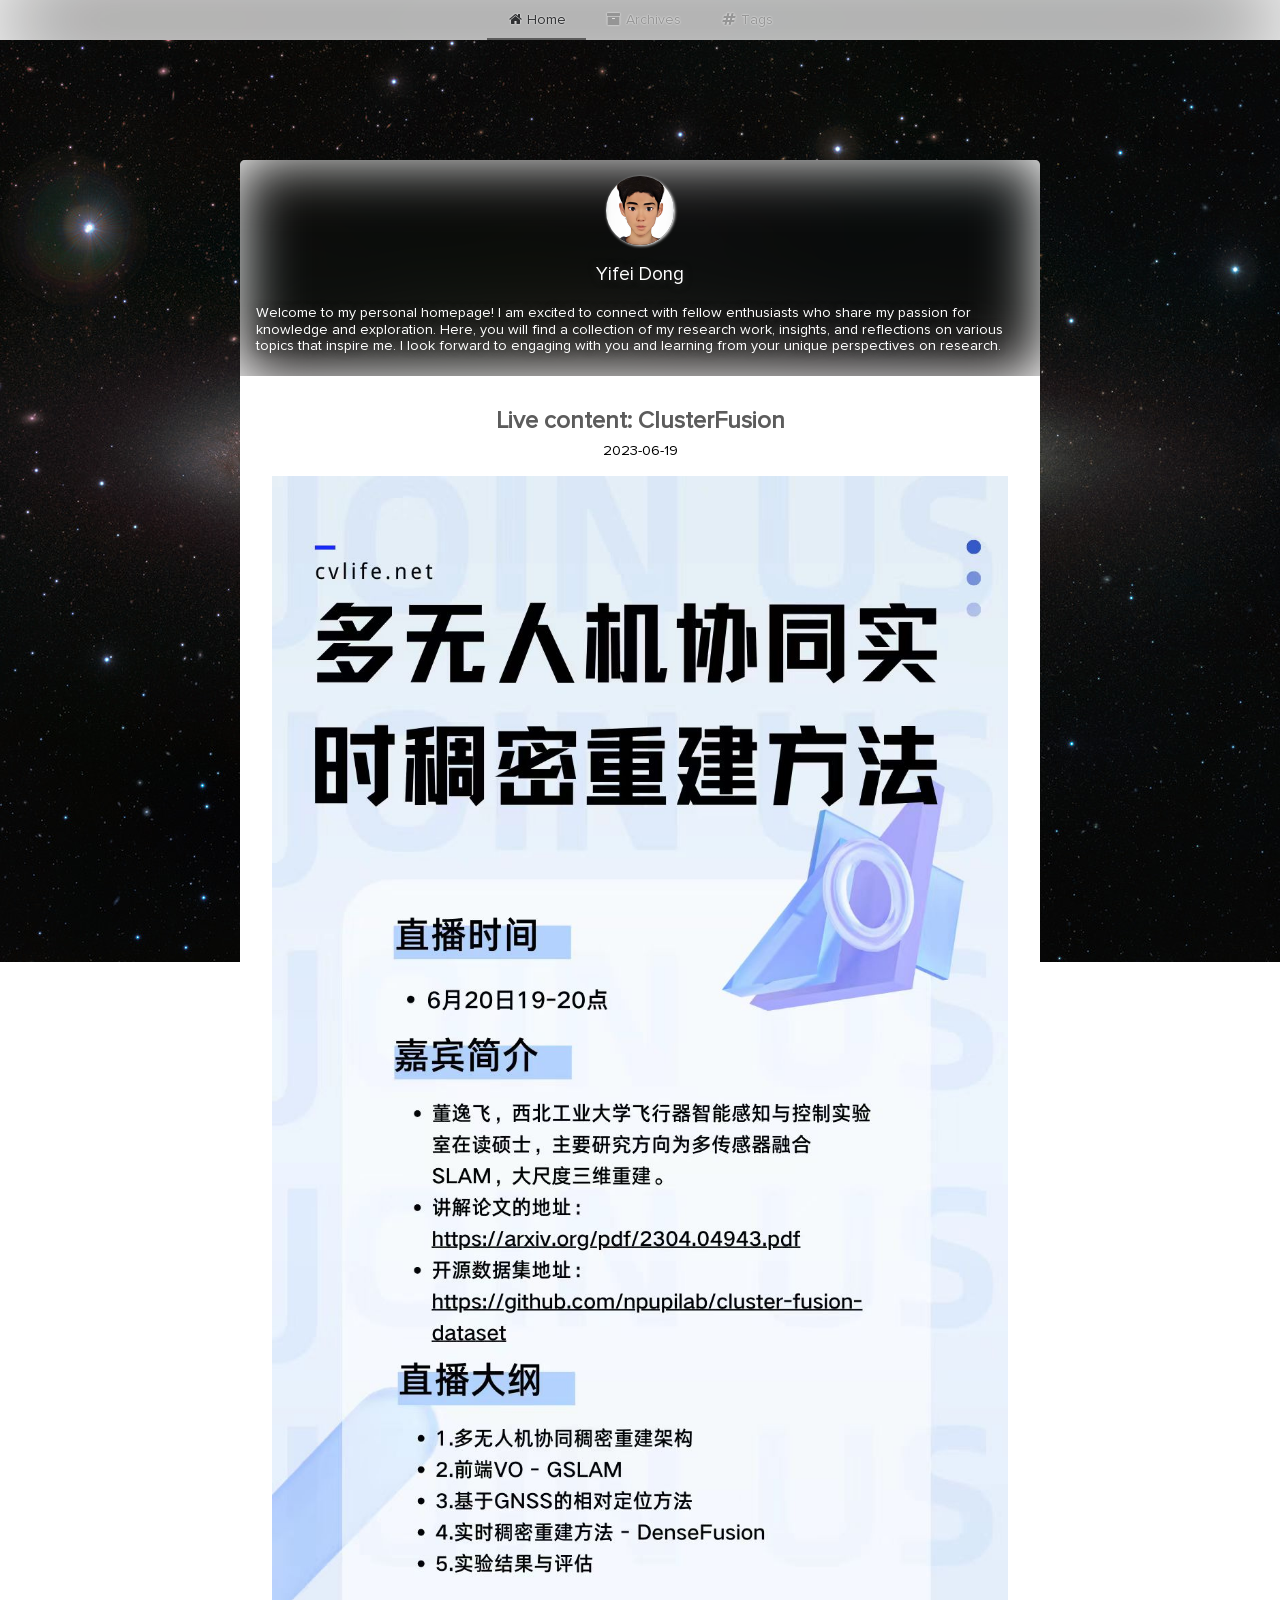
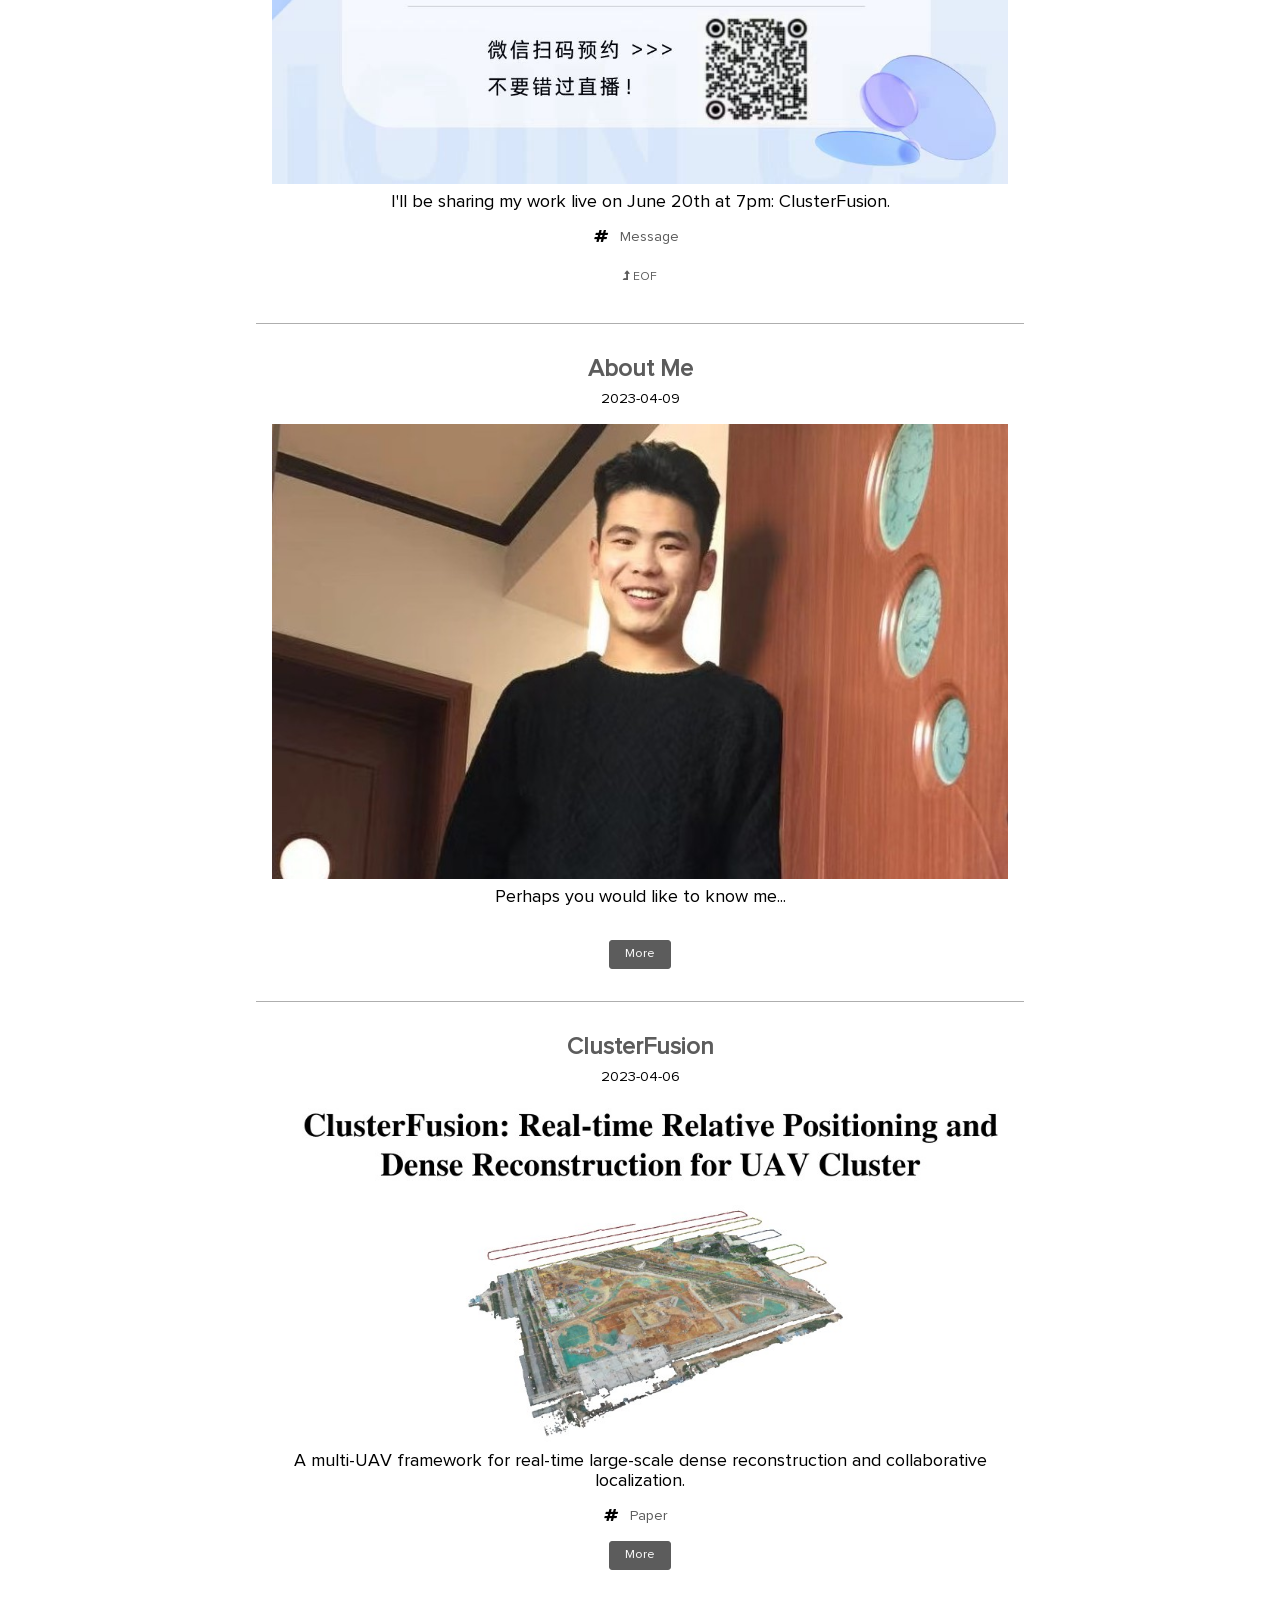
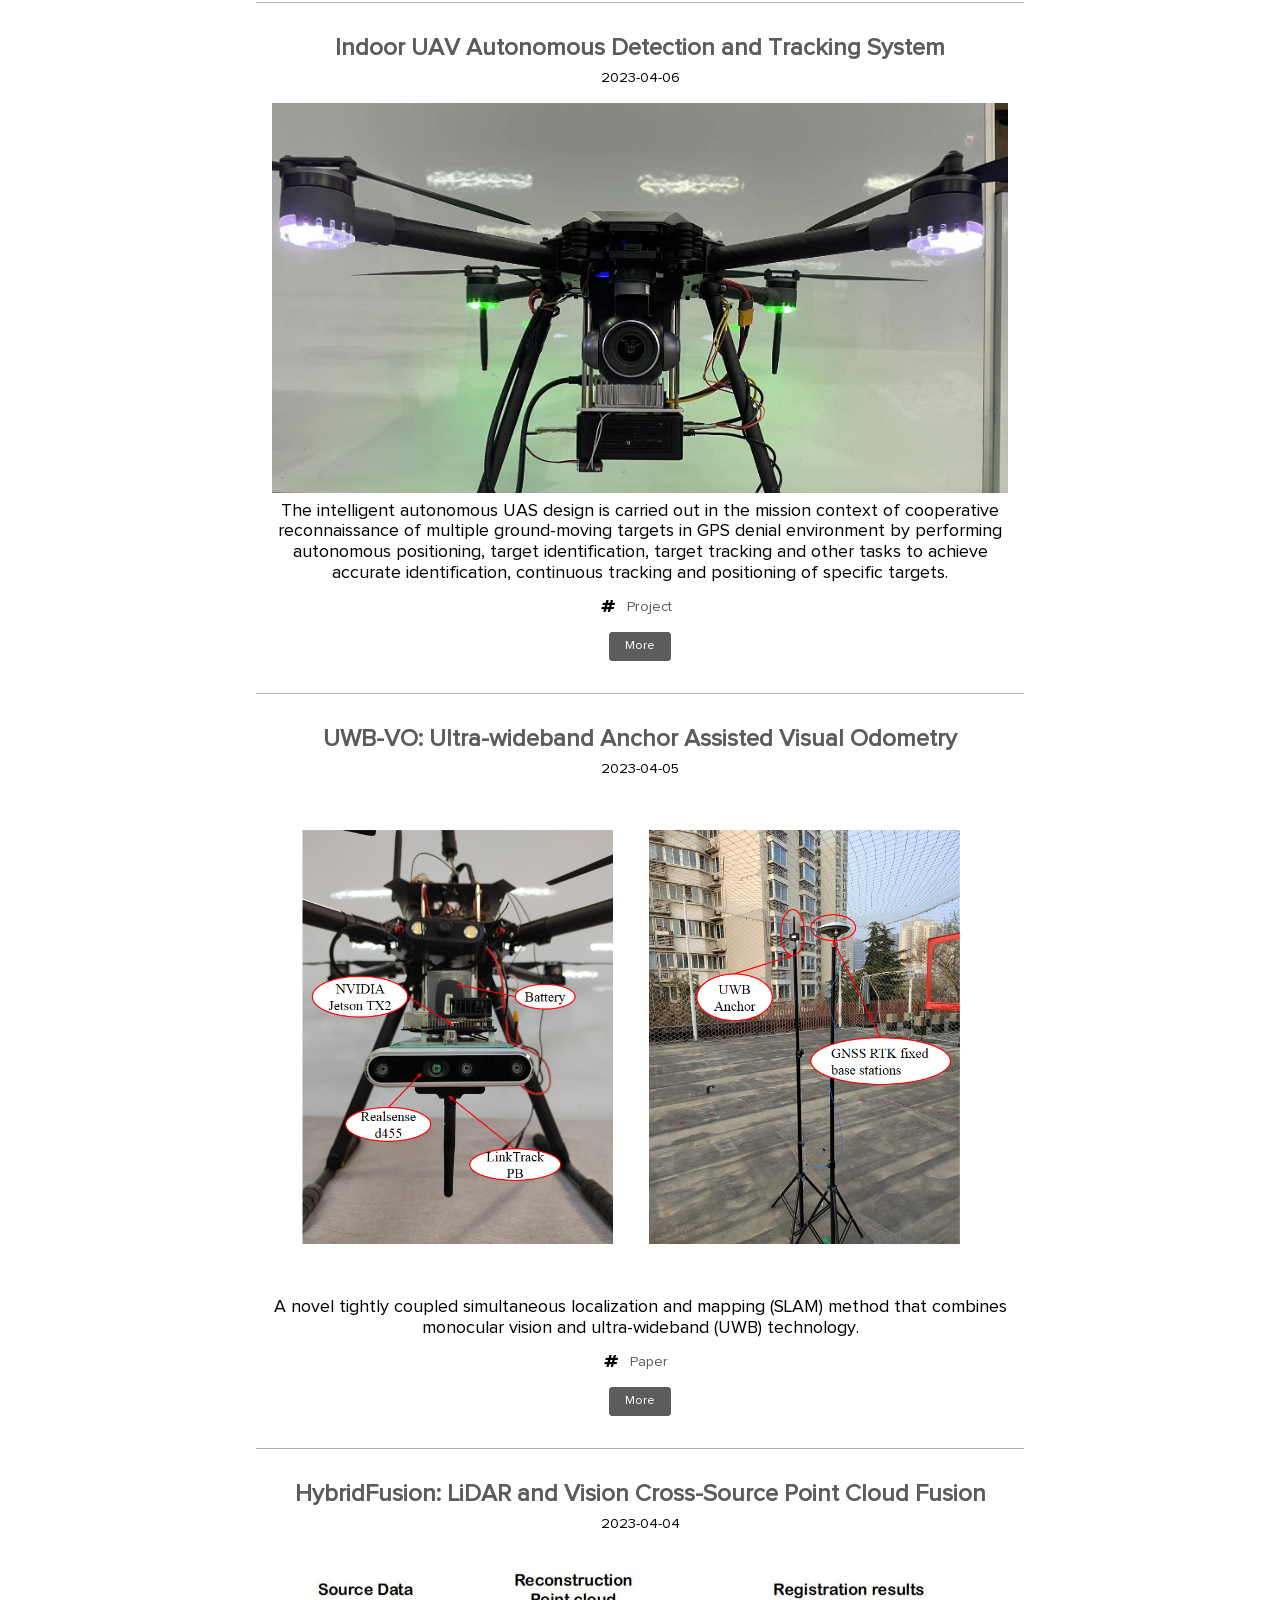
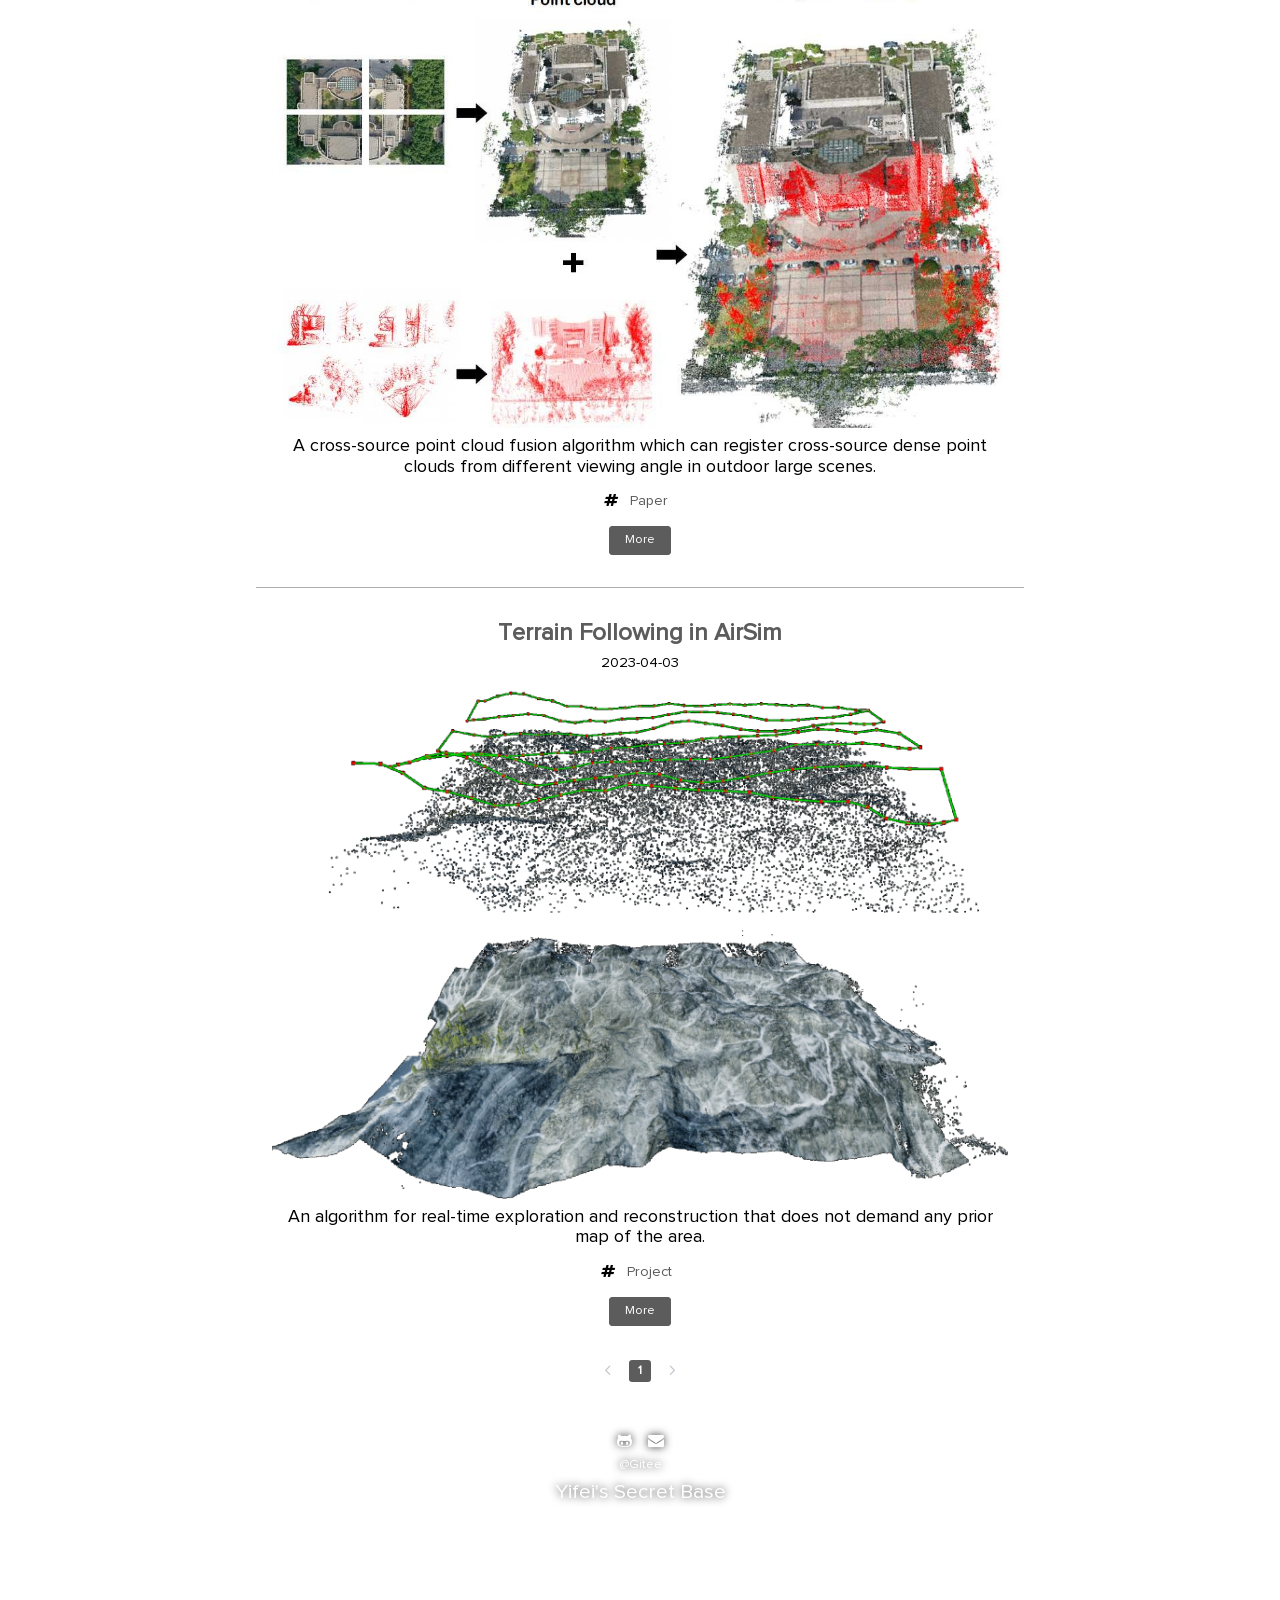
<file: index.html>
<!doctype html><html lang=en><head><meta charset=UTF-8><meta name=viewport content="width=device-width,user-scalable=no,initial-scale=1,maximum-scale=1,minimum-scale=1"><meta http-equiv=X-UA-Compatible content="ie=edge"><link rel="shortcut icon" href=/static/favicon.ico><title>Yifei&#39;s Secret Base</title><link href=/static/css/app.c64eadfc8d3abfc9d85514dba4054813.css rel=stylesheet><meta name="generator" content="Hexo 6.3.0"></head><body><div id=app></div><script type=text/javascript src=/static/js/manifest.992b63bf2abbf3194771.js></script><script type=text/javascript src=/static/js/vendor.e12dc8c9af1f7aa12436.js></script><script type=text/javascript src=/static/js/app.bc036f9167871d39aecf.js></script></body></html>
</file>
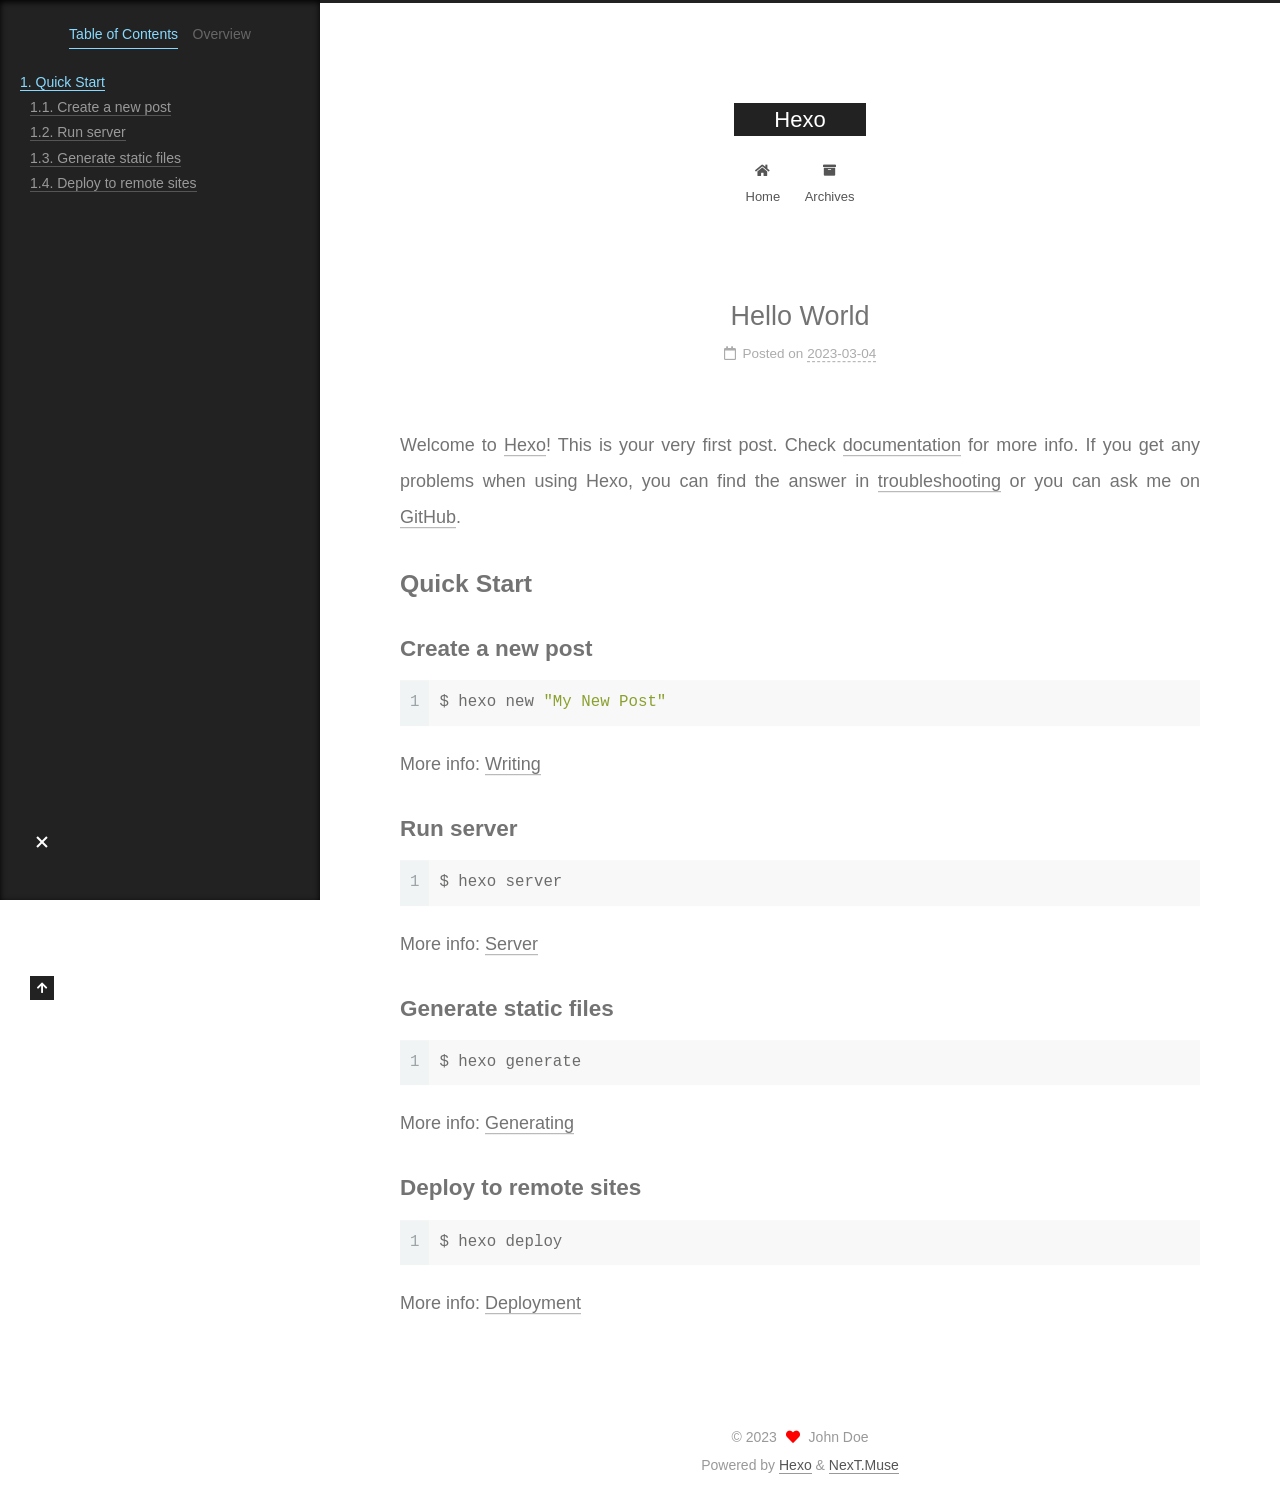
<file: 2023/03/04/hello-world/index.html>
<!DOCTYPE html>
<html lang="en">
<head>
  <meta charset="UTF-8">
<meta name="viewport" content="width=device-width, initial-scale=1, maximum-scale=2">
<meta name="theme-color" content="#222">
<meta name="generator" content="Hexo 6.3.0">
  <link rel="apple-touch-icon" sizes="180x180" href="/images/apple-touch-icon-next.png">
  <link rel="icon" type="image/png" sizes="32x32" href="/images/favicon-32x32-next.png">
  <link rel="icon" type="image/png" sizes="16x16" href="/images/favicon-16x16-next.png">
  <link rel="mask-icon" href="/images/logo.svg" color="#222">

<link rel="stylesheet" href="/css/main.css">


<link rel="stylesheet" href="/lib/font-awesome/css/all.min.css">

<script id="hexo-configurations">
    var NexT = window.NexT || {};
    var CONFIG = {"hostname":"example.com","root":"/","scheme":"Muse","version":"7.8.0","exturl":false,"sidebar":{"position":"left","display":"post","padding":18,"offset":12,"onmobile":false},"copycode":{"enable":false,"show_result":false,"style":null},"back2top":{"enable":true,"sidebar":false,"scrollpercent":false},"bookmark":{"enable":false,"color":"#222","save":"auto"},"fancybox":false,"mediumzoom":false,"lazyload":false,"pangu":false,"comments":{"style":"tabs","active":null,"storage":true,"lazyload":false,"nav":null},"algolia":{"hits":{"per_page":10},"labels":{"input_placeholder":"Search for Posts","hits_empty":"We didn't find any results for the search: ${query}","hits_stats":"${hits} results found in ${time} ms"}},"localsearch":{"enable":false,"trigger":"auto","top_n_per_article":1,"unescape":false,"preload":false},"motion":{"enable":true,"async":false,"transition":{"post_block":"fadeIn","post_header":"slideDownIn","post_body":"slideDownIn","coll_header":"slideLeftIn","sidebar":"slideUpIn"}}};
  </script>

  <meta name="description" content="Welcome to Hexo! This is your very first post. Check documentation for more info. If you get any problems when using Hexo, you can find the answer in troubleshooting or you can ask me on GitHub. Quick">
<meta property="og:type" content="article">
<meta property="og:title" content="Hello World">
<meta property="og:url" content="http://example.com/2023/03/04/hello-world/index.html">
<meta property="og:site_name" content="Hexo">
<meta property="og:description" content="Welcome to Hexo! This is your very first post. Check documentation for more info. If you get any problems when using Hexo, you can find the answer in troubleshooting or you can ask me on GitHub. Quick">
<meta property="og:locale" content="en_US">
<meta property="article:published_time" content="2023-03-04T09:25:11.722Z">
<meta property="article:modified_time" content="2023-03-04T09:25:11.722Z">
<meta property="article:author" content="John Doe">
<meta name="twitter:card" content="summary">

<link rel="canonical" href="http://example.com/2023/03/04/hello-world/">


<script id="page-configurations">
  // https://hexo.io/docs/variables.html
  CONFIG.page = {
    sidebar: "",
    isHome : false,
    isPost : true,
    lang   : 'en'
  };
</script>

  <title>Hello World | Hexo</title>
  






  <noscript>
  <style>
  .use-motion .brand,
  .use-motion .menu-item,
  .sidebar-inner,
  .use-motion .post-block,
  .use-motion .pagination,
  .use-motion .comments,
  .use-motion .post-header,
  .use-motion .post-body,
  .use-motion .collection-header { opacity: initial; }

  .use-motion .site-title,
  .use-motion .site-subtitle {
    opacity: initial;
    top: initial;
  }

  .use-motion .logo-line-before i { left: initial; }
  .use-motion .logo-line-after i { right: initial; }
  </style>
</noscript>

</head>

<body itemscope itemtype="http://schema.org/WebPage">
  <div class="container use-motion">
    <div class="headband"></div>

    <header class="header" itemscope itemtype="http://schema.org/WPHeader">
      <div class="header-inner"><div class="site-brand-container">
  <div class="site-nav-toggle">
    <div class="toggle" aria-label="Toggle navigation bar">
      <span class="toggle-line toggle-line-first"></span>
      <span class="toggle-line toggle-line-middle"></span>
      <span class="toggle-line toggle-line-last"></span>
    </div>
  </div>

  <div class="site-meta">

    <a href="/" class="brand" rel="start">
      <span class="logo-line-before"><i></i></span>
      <h1 class="site-title">Hexo</h1>
      <span class="logo-line-after"><i></i></span>
    </a>
  </div>

  <div class="site-nav-right">
    <div class="toggle popup-trigger">
    </div>
  </div>
</div>




<nav class="site-nav">
  <ul id="menu" class="main-menu menu">
        <li class="menu-item menu-item-home">

    <a href="/" rel="section"><i class="fa fa-home fa-fw"></i>Home</a>

  </li>
        <li class="menu-item menu-item-archives">

    <a href="/archives/" rel="section"><i class="fa fa-archive fa-fw"></i>Archives</a>

  </li>
  </ul>
</nav>




</div>
    </header>

    
  <div class="back-to-top">
    <i class="fa fa-arrow-up"></i>
    <span>0%</span>
  </div>


    <main class="main">
      <div class="main-inner">
        <div class="content-wrap">
          

          <div class="content post posts-expand">
            

    
  
  
  <article itemscope itemtype="http://schema.org/Article" class="post-block" lang="en">
    <link itemprop="mainEntityOfPage" href="http://example.com/2023/03/04/hello-world/">

    <span hidden itemprop="author" itemscope itemtype="http://schema.org/Person">
      <meta itemprop="image" content="/images/avatar.gif">
      <meta itemprop="name" content="John Doe">
      <meta itemprop="description" content="">
    </span>

    <span hidden itemprop="publisher" itemscope itemtype="http://schema.org/Organization">
      <meta itemprop="name" content="Hexo">
    </span>
      <header class="post-header">
        <h1 class="post-title" itemprop="name headline">
          Hello World
        </h1>

        <div class="post-meta">
            <span class="post-meta-item">
              <span class="post-meta-item-icon">
                <i class="far fa-calendar"></i>
              </span>
              <span class="post-meta-item-text">Posted on</span>

              <time title="Created: 2023-03-04 17:25:11" itemprop="dateCreated datePublished" datetime="2023-03-04T17:25:11+08:00">2023-03-04</time>
            </span>

          

        </div>
      </header>

    
    
    
    <div class="post-body" itemprop="articleBody">

      
        <p>Welcome to <a target="_blank" rel="noopener" href="https://hexo.io/">Hexo</a>! This is your very first post. Check <a target="_blank" rel="noopener" href="https://hexo.io/docs/">documentation</a> for more info. If you get any problems when using Hexo, you can find the answer in <a target="_blank" rel="noopener" href="https://hexo.io/docs/troubleshooting.html">troubleshooting</a> or you can ask me on <a target="_blank" rel="noopener" href="https://github.com/hexojs/hexo/issues">GitHub</a>.</p>
<h2 id="Quick-Start"><a href="#Quick-Start" class="headerlink" title="Quick Start"></a>Quick Start</h2><h3 id="Create-a-new-post"><a href="#Create-a-new-post" class="headerlink" title="Create a new post"></a>Create a new post</h3><figure class="highlight bash"><table><tr><td class="gutter"><pre><span class="line">1</span><br></pre></td><td class="code"><pre><span class="line">$ hexo new <span class="string">&quot;My New Post&quot;</span></span><br></pre></td></tr></table></figure>

<p>More info: <a target="_blank" rel="noopener" href="https://hexo.io/docs/writing.html">Writing</a></p>
<h3 id="Run-server"><a href="#Run-server" class="headerlink" title="Run server"></a>Run server</h3><figure class="highlight bash"><table><tr><td class="gutter"><pre><span class="line">1</span><br></pre></td><td class="code"><pre><span class="line">$ hexo server</span><br></pre></td></tr></table></figure>

<p>More info: <a target="_blank" rel="noopener" href="https://hexo.io/docs/server.html">Server</a></p>
<h3 id="Generate-static-files"><a href="#Generate-static-files" class="headerlink" title="Generate static files"></a>Generate static files</h3><figure class="highlight bash"><table><tr><td class="gutter"><pre><span class="line">1</span><br></pre></td><td class="code"><pre><span class="line">$ hexo generate</span><br></pre></td></tr></table></figure>

<p>More info: <a target="_blank" rel="noopener" href="https://hexo.io/docs/generating.html">Generating</a></p>
<h3 id="Deploy-to-remote-sites"><a href="#Deploy-to-remote-sites" class="headerlink" title="Deploy to remote sites"></a>Deploy to remote sites</h3><figure class="highlight bash"><table><tr><td class="gutter"><pre><span class="line">1</span><br></pre></td><td class="code"><pre><span class="line">$ hexo deploy</span><br></pre></td></tr></table></figure>

<p>More info: <a target="_blank" rel="noopener" href="https://hexo.io/docs/one-command-deployment.html">Deployment</a></p>

    </div>

    
    
    

      <footer class="post-footer">

        


        
      </footer>
    
  </article>
  
  
  



          </div>
          

<script>
  window.addEventListener('tabs:register', () => {
    let { activeClass } = CONFIG.comments;
    if (CONFIG.comments.storage) {
      activeClass = localStorage.getItem('comments_active') || activeClass;
    }
    if (activeClass) {
      let activeTab = document.querySelector(`a[href="#comment-${activeClass}"]`);
      if (activeTab) {
        activeTab.click();
      }
    }
  });
  if (CONFIG.comments.storage) {
    window.addEventListener('tabs:click', event => {
      if (!event.target.matches('.tabs-comment .tab-content .tab-pane')) return;
      let commentClass = event.target.classList[1];
      localStorage.setItem('comments_active', commentClass);
    });
  }
</script>

        </div>
          
  
  <div class="toggle sidebar-toggle">
    <span class="toggle-line toggle-line-first"></span>
    <span class="toggle-line toggle-line-middle"></span>
    <span class="toggle-line toggle-line-last"></span>
  </div>

  <aside class="sidebar">
    <div class="sidebar-inner">

      <ul class="sidebar-nav motion-element">
        <li class="sidebar-nav-toc">
          Table of Contents
        </li>
        <li class="sidebar-nav-overview">
          Overview
        </li>
      </ul>

      <!--noindex-->
      <div class="post-toc-wrap sidebar-panel">
          <div class="post-toc motion-element"><ol class="nav"><li class="nav-item nav-level-2"><a class="nav-link" href="#Quick-Start"><span class="nav-number">1.</span> <span class="nav-text">Quick Start</span></a><ol class="nav-child"><li class="nav-item nav-level-3"><a class="nav-link" href="#Create-a-new-post"><span class="nav-number">1.1.</span> <span class="nav-text">Create a new post</span></a></li><li class="nav-item nav-level-3"><a class="nav-link" href="#Run-server"><span class="nav-number">1.2.</span> <span class="nav-text">Run server</span></a></li><li class="nav-item nav-level-3"><a class="nav-link" href="#Generate-static-files"><span class="nav-number">1.3.</span> <span class="nav-text">Generate static files</span></a></li><li class="nav-item nav-level-3"><a class="nav-link" href="#Deploy-to-remote-sites"><span class="nav-number">1.4.</span> <span class="nav-text">Deploy to remote sites</span></a></li></ol></li></ol></div>
      </div>
      <!--/noindex-->

      <div class="site-overview-wrap sidebar-panel">
        <div class="site-author motion-element" itemprop="author" itemscope itemtype="http://schema.org/Person">
  <p class="site-author-name" itemprop="name">John Doe</p>
  <div class="site-description" itemprop="description"></div>
</div>
<div class="site-state-wrap motion-element">
  <nav class="site-state">
      <div class="site-state-item site-state-posts">
          <a href="/archives/">
        
          <span class="site-state-item-count">1</span>
          <span class="site-state-item-name">posts</span>
        </a>
      </div>
  </nav>
</div>



      </div>

    </div>
  </aside>
  <div id="sidebar-dimmer"></div>


      </div>
    </main>

    <footer class="footer">
      <div class="footer-inner">
        

        

<div class="copyright">
  
  &copy; 
  <span itemprop="copyrightYear">2023</span>
  <span class="with-love">
    <i class="fa fa-heart"></i>
  </span>
  <span class="author" itemprop="copyrightHolder">John Doe</span>
</div>
  <div class="powered-by">Powered by <a href="https://hexo.io/" class="theme-link" rel="noopener" target="_blank">Hexo</a> & <a href="https://muse.theme-next.org/" class="theme-link" rel="noopener" target="_blank">NexT.Muse</a>
  </div>

        








      </div>
    </footer>
  </div>

  
  <script src="/lib/anime.min.js"></script>
  <script src="/lib/velocity/velocity.min.js"></script>
  <script src="/lib/velocity/velocity.ui.min.js"></script>

<script src="/js/utils.js"></script>

<script src="/js/motion.js"></script>


<script src="/js/schemes/muse.js"></script>


<script src="/js/next-boot.js"></script>




  















  

  

</body>
</html>
</file>
<file: css/main.css>
:root {
  --body-bg-color: #fff;
  --content-bg-color: #fff;
  --card-bg-color: #f5f5f5;
  --text-color: #555;
  --blockquote-color: #666;
  --link-color: #555;
  --link-hover-color: #222;
  --brand-color: #fff;
  --brand-hover-color: #fff;
  --table-row-odd-bg-color: #f9f9f9;
  --table-row-hover-bg-color: #f5f5f5;
  --menu-item-bg-color: #f5f5f5;
  --btn-default-bg: #222;
  --btn-default-color: #fff;
  --btn-default-border-color: #222;
  --btn-default-hover-bg: #fff;
  --btn-default-hover-color: #222;
  --btn-default-hover-border-color: #222;
}
html {
  line-height: 1.15; /* 1 */
  -webkit-text-size-adjust: 100%; /* 2 */
}
body {
  margin: 0;
}
main {
  display: block;
}
h1 {
  font-size: 2em;
  margin: 0.67em 0;
}
hr {
  box-sizing: content-box; /* 1 */
  height: 0; /* 1 */
  overflow: visible; /* 2 */
}
pre {
  font-family: monospace, monospace; /* 1 */
  font-size: 1em; /* 2 */
}
a {
  background: transparent;
}
abbr[title] {
  border-bottom: none; /* 1 */
  text-decoration: underline; /* 2 */
  text-decoration: underline dotted; /* 2 */
}
b,
strong {
  font-weight: bolder;
}
code,
kbd,
samp {
  font-family: monospace, monospace; /* 1 */
  font-size: 1em; /* 2 */
}
small {
  font-size: 80%;
}
sub,
sup {
  font-size: 75%;
  line-height: 0;
  position: relative;
  vertical-align: baseline;
}
sub {
  bottom: -0.25em;
}
sup {
  top: -0.5em;
}
img {
  border-style: none;
}
button,
input,
optgroup,
select,
textarea {
  font-family: inherit; /* 1 */
  font-size: 100%; /* 1 */
  line-height: 1.15; /* 1 */
  margin: 0; /* 2 */
}
button,
input {
/* 1 */
  overflow: visible;
}
button,
select {
/* 1 */
  text-transform: none;
}
button,
[type='button'],
[type='reset'],
[type='submit'] {
  -webkit-appearance: button;
}
button::-moz-focus-inner,
[type='button']::-moz-focus-inner,
[type='reset']::-moz-focus-inner,
[type='submit']::-moz-focus-inner {
  border-style: none;
  padding: 0;
}
button:-moz-focusring,
[type='button']:-moz-focusring,
[type='reset']:-moz-focusring,
[type='submit']:-moz-focusring {
  outline: 1px dotted ButtonText;
}
fieldset {
  padding: 0.35em 0.75em 0.625em;
}
legend {
  box-sizing: border-box; /* 1 */
  color: inherit; /* 2 */
  display: table; /* 1 */
  max-width: 100%; /* 1 */
  padding: 0; /* 3 */
  white-space: normal; /* 1 */
}
progress {
  vertical-align: baseline;
}
textarea {
  overflow: auto;
}
[type='checkbox'],
[type='radio'] {
  box-sizing: border-box; /* 1 */
  padding: 0; /* 2 */
}
[type='number']::-webkit-inner-spin-button,
[type='number']::-webkit-outer-spin-button {
  height: auto;
}
[type='search'] {
  outline-offset: -2px; /* 2 */
  -webkit-appearance: textfield; /* 1 */
}
[type='search']::-webkit-search-decoration {
  -webkit-appearance: none;
}
::-webkit-file-upload-button {
  font: inherit; /* 2 */
  -webkit-appearance: button; /* 1 */
}
details {
  display: block;
}
summary {
  display: list-item;
}
template {
  display: none;
}
[hidden] {
  display: none;
}
::selection {
  background: #262a30;
  color: #eee;
}
html,
body {
  height: 100%;
}
body {
  background: var(--body-bg-color);
  color: var(--text-color);
  font-family: 'Lato', "PingFang SC", "Microsoft YaHei", sans-serif;
  font-size: 1em;
  line-height: 2;
}
@media (max-width: 991px) {
  body {
    padding-left: 0 !important;
    padding-right: 0 !important;
  }
}
h1,
h2,
h3,
h4,
h5,
h6 {
  font-family: 'Lato', "PingFang SC", "Microsoft YaHei", sans-serif;
  font-weight: bold;
  line-height: 1.5;
  margin: 20px 0 15px;
}
h1 {
  font-size: 1.5em;
}
h2 {
  font-size: 1.375em;
}
h3 {
  font-size: 1.25em;
}
h4 {
  font-size: 1.125em;
}
h5 {
  font-size: 1em;
}
h6 {
  font-size: 0.875em;
}
p {
  margin: 0 0 20px 0;
}
a,
span.exturl {
  border-bottom: 1px solid #999;
  color: var(--link-color);
  outline: 0;
  text-decoration: none;
  overflow-wrap: break-word;
  word-wrap: break-word;
  cursor: pointer;
}
a:hover,
span.exturl:hover {
  border-bottom-color: var(--link-hover-color);
  color: var(--link-hover-color);
}
iframe,
img,
video {
  display: block;
  margin-left: auto;
  margin-right: auto;
  max-width: 100%;
}
hr {
  background-image: repeating-linear-gradient(-45deg, #ddd, #ddd 4px, transparent 4px, transparent 8px);
  border: 0;
  height: 3px;
  margin: 40px 0;
}
blockquote {
  border-left: 4px solid #ddd;
  color: var(--blockquote-color);
  margin: 0;
  padding: 0 15px;
}
blockquote cite::before {
  content: '-';
  padding: 0 5px;
}
dt {
  font-weight: bold;
}
dd {
  margin: 0;
  padding: 0;
}
kbd {
  background-color: #f5f5f5;
  background-image: linear-gradient(#eee, #fff, #eee);
  border: 1px solid #ccc;
  border-radius: 0.2em;
  box-shadow: 0.1em 0.1em 0.2em rgba(0,0,0,0.1);
  color: #555;
  font-family: inherit;
  padding: 0.1em 0.3em;
  white-space: nowrap;
}
.table-container {
  overflow: auto;
}
table {
  border-collapse: collapse;
  border-spacing: 0;
  font-size: 0.875em;
  margin: 0 0 20px 0;
  width: 100%;
}
tbody tr:nth-of-type(odd) {
  background: var(--table-row-odd-bg-color);
}
tbody tr:hover {
  background: var(--table-row-hover-bg-color);
}
caption,
th,
td {
  font-weight: normal;
  padding: 8px;
  vertical-align: middle;
}
th,
td {
  border: 1px solid #ddd;
  border-bottom: 3px solid #ddd;
}
th {
  font-weight: 700;
  padding-bottom: 10px;
}
td {
  border-bottom-width: 1px;
}
.btn {
  background: var(--btn-default-bg);
  border: 2px solid var(--btn-default-border-color);
  border-radius: 0;
  color: var(--btn-default-color);
  display: inline-block;
  font-size: 0.875em;
  line-height: 2;
  padding: 0 20px;
  text-decoration: none;
  transition-property: background-color;
  transition-delay: 0s;
  transition-duration: 0.2s;
  transition-timing-function: ease-in-out;
}
.btn:hover {
  background: var(--btn-default-hover-bg);
  border-color: var(--btn-default-hover-border-color);
  color: var(--btn-default-hover-color);
}
.btn + .btn {
  margin: 0 0 8px 8px;
}
.btn .fa-fw {
  text-align: left;
  width: 1.285714285714286em;
}
.toggle {
  line-height: 0;
}
.toggle .toggle-line {
  background: #fff;
  display: inline-block;
  height: 2px;
  left: 0;
  position: relative;
  top: 0;
  transition: all 0.4s;
  vertical-align: top;
  width: 100%;
}
.toggle .toggle-line:not(:first-child) {
  margin-top: 3px;
}
.toggle.toggle-arrow .toggle-line-first {
  left: 50%;
  top: 2px;
  transform: rotate(45deg);
  width: 50%;
}
.toggle.toggle-arrow .toggle-line-middle {
  left: 2px;
  width: 90%;
}
.toggle.toggle-arrow .toggle-line-last {
  left: 50%;
  top: -2px;
  transform: rotate(-45deg);
  width: 50%;
}
.toggle.toggle-close .toggle-line-first {
  transform: rotate(-45deg);
  top: 5px;
}
.toggle.toggle-close .toggle-line-middle {
  opacity: 0;
}
.toggle.toggle-close .toggle-line-last {
  transform: rotate(45deg);
  top: -5px;
}
.highlight,
pre {
  background: #f7f7f7;
  color: #4d4d4c;
  line-height: 1.6;
  margin: 0 auto 20px;
}
pre,
code {
  font-family: consolas, Menlo, monospace, "PingFang SC", "Microsoft YaHei";
}
code {
  background: #eee;
  border-radius: 3px;
  color: #555;
  padding: 2px 4px;
  overflow-wrap: break-word;
  word-wrap: break-word;
}
.highlight *::selection {
  background: #d6d6d6;
}
.highlight pre {
  border: 0;
  margin: 0;
  padding: 10px 0;
}
.highlight table {
  border: 0;
  margin: 0;
  width: auto;
}
.highlight td {
  border: 0;
  padding: 0;
}
.highlight figcaption {
  background: #eff2f3;
  color: #4d4d4c;
  display: flex;
  font-size: 0.875em;
  justify-content: space-between;
  line-height: 1.2;
  padding: 0.5em;
}
.highlight figcaption a {
  color: #4d4d4c;
}
.highlight figcaption a:hover {
  border-bottom-color: #4d4d4c;
}
.highlight .gutter {
  -moz-user-select: none;
  -ms-user-select: none;
  -webkit-user-select: none;
  user-select: none;
}
.highlight .gutter pre {
  background: #eff2f3;
  color: #869194;
  padding-left: 10px;
  padding-right: 10px;
  text-align: right;
}
.highlight .code pre {
  background: #f7f7f7;
  padding-left: 10px;
  width: 100%;
}
.gist table {
  width: auto;
}
.gist table td {
  border: 0;
}
pre {
  overflow: auto;
  padding: 10px;
}
pre code {
  background: none;
  color: #4d4d4c;
  font-size: 0.875em;
  padding: 0;
  text-shadow: none;
}
pre .deletion {
  background: #fdd;
}
pre .addition {
  background: #dfd;
}
pre .meta {
  color: #eab700;
  -moz-user-select: none;
  -ms-user-select: none;
  -webkit-user-select: none;
  user-select: none;
}
pre .comment {
  color: #8e908c;
}
pre .variable,
pre .attribute,
pre .tag,
pre .name,
pre .regexp,
pre .ruby .constant,
pre .xml .tag .title,
pre .xml .pi,
pre .xml .doctype,
pre .html .doctype,
pre .css .id,
pre .css .class,
pre .css .pseudo {
  color: #c82829;
}
pre .number,
pre .preprocessor,
pre .built_in,
pre .builtin-name,
pre .literal,
pre .params,
pre .constant,
pre .command {
  color: #f5871f;
}
pre .ruby .class .title,
pre .css .rules .attribute,
pre .string,
pre .symbol,
pre .value,
pre .inheritance,
pre .header,
pre .ruby .symbol,
pre .xml .cdata,
pre .special,
pre .formula {
  color: #718c00;
}
pre .title,
pre .css .hexcolor {
  color: #3e999f;
}
pre .function,
pre .python .decorator,
pre .python .title,
pre .ruby .function .title,
pre .ruby .title .keyword,
pre .perl .sub,
pre .javascript .title,
pre .coffeescript .title {
  color: #4271ae;
}
pre .keyword,
pre .javascript .function {
  color: #8959a8;
}
.blockquote-center {
  border-left: none;
  margin: 40px 0;
  padding: 0;
  position: relative;
  text-align: center;
}
.blockquote-center .fa {
  display: block;
  opacity: 0.6;
  position: absolute;
  width: 100%;
}
.blockquote-center .fa-quote-left {
  border-top: 1px solid #ccc;
  text-align: left;
  top: -20px;
}
.blockquote-center .fa-quote-right {
  border-bottom: 1px solid #ccc;
  text-align: right;
  bottom: -20px;
}
.blockquote-center p,
.blockquote-center div {
  text-align: center;
}
.post-body .group-picture img {
  margin: 0 auto;
  padding: 0 3px;
}
.group-picture-row {
  margin-bottom: 6px;
  overflow: hidden;
}
.group-picture-column {
  float: left;
  margin-bottom: 10px;
}
.post-body .label {
  color: #555;
  display: inline;
  padding: 0 2px;
}
.post-body .label.default {
  background: #f0f0f0;
}
.post-body .label.primary {
  background: #efe6f7;
}
.post-body .label.info {
  background: #e5f2f8;
}
.post-body .label.success {
  background: #e7f4e9;
}
.post-body .label.warning {
  background: #fcf6e1;
}
.post-body .label.danger {
  background: #fae8eb;
}
.post-body .tabs {
  margin-bottom: 20px;
}
.post-body .tabs,
.tabs-comment {
  display: block;
  padding-top: 10px;
  position: relative;
}
.post-body .tabs ul.nav-tabs,
.tabs-comment ul.nav-tabs {
  display: flex;
  flex-wrap: wrap;
  margin: 0;
  margin-bottom: -1px;
  padding: 0;
}
@media (max-width: 413px) {
  .post-body .tabs ul.nav-tabs,
  .tabs-comment ul.nav-tabs {
    display: block;
    margin-bottom: 5px;
  }
}
.post-body .tabs ul.nav-tabs li.tab,
.tabs-comment ul.nav-tabs li.tab {
  border-bottom: 1px solid #ddd;
  border-left: 1px solid transparent;
  border-right: 1px solid transparent;
  border-top: 3px solid transparent;
  flex-grow: 1;
  list-style-type: none;
  border-radius: 0 0 0 0;
}
@media (max-width: 413px) {
  .post-body .tabs ul.nav-tabs li.tab,
  .tabs-comment ul.nav-tabs li.tab {
    border-bottom: 1px solid transparent;
    border-left: 3px solid transparent;
    border-right: 1px solid transparent;
    border-top: 1px solid transparent;
  }
}
@media (max-width: 413px) {
  .post-body .tabs ul.nav-tabs li.tab,
  .tabs-comment ul.nav-tabs li.tab {
    border-radius: 0;
  }
}
.post-body .tabs ul.nav-tabs li.tab a,
.tabs-comment ul.nav-tabs li.tab a {
  border-bottom: initial;
  display: block;
  line-height: 1.8;
  outline: 0;
  padding: 0.25em 0.75em;
  text-align: center;
  transition-delay: 0s;
  transition-duration: 0.2s;
  transition-timing-function: ease-out;
}
.post-body .tabs ul.nav-tabs li.tab a i,
.tabs-comment ul.nav-tabs li.tab a i {
  width: 1.285714285714286em;
}
.post-body .tabs ul.nav-tabs li.tab.active,
.tabs-comment ul.nav-tabs li.tab.active {
  border-bottom: 1px solid transparent;
  border-left: 1px solid #ddd;
  border-right: 1px solid #ddd;
  border-top: 3px solid #fc6423;
}
@media (max-width: 413px) {
  .post-body .tabs ul.nav-tabs li.tab.active,
  .tabs-comment ul.nav-tabs li.tab.active {
    border-bottom: 1px solid #ddd;
    border-left: 3px solid #fc6423;
    border-right: 1px solid #ddd;
    border-top: 1px solid #ddd;
  }
}
.post-body .tabs ul.nav-tabs li.tab.active a,
.tabs-comment ul.nav-tabs li.tab.active a {
  color: var(--link-color);
  cursor: default;
}
.post-body .tabs .tab-content .tab-pane,
.tabs-comment .tab-content .tab-pane {
  border: 1px solid #ddd;
  border-top: 0;
  padding: 20px 20px 0 20px;
  border-radius: 0;
}
.post-body .tabs .tab-content .tab-pane:not(.active),
.tabs-comment .tab-content .tab-pane:not(.active) {
  display: none;
}
.post-body .tabs .tab-content .tab-pane.active,
.tabs-comment .tab-content .tab-pane.active {
  display: block;
}
.post-body .tabs .tab-content .tab-pane.active:nth-of-type(1),
.tabs-comment .tab-content .tab-pane.active:nth-of-type(1) {
  border-radius: 0 0 0 0;
}
@media (max-width: 413px) {
  .post-body .tabs .tab-content .tab-pane.active:nth-of-type(1),
  .tabs-comment .tab-content .tab-pane.active:nth-of-type(1) {
    border-radius: 0;
  }
}
.post-body .note {
  border-radius: 3px;
  margin-bottom: 20px;
  padding: 1em;
  position: relative;
  border: 1px solid #eee;
  border-left-width: 5px;
}
.post-body .note h2,
.post-body .note h3,
.post-body .note h4,
.post-body .note h5,
.post-body .note h6 {
  margin-top: 0;
  border-bottom: initial;
  margin-bottom: 0;
  padding-top: 0;
}
.post-body .note p:first-child,
.post-body .note ul:first-child,
.post-body .note ol:first-child,
.post-body .note table:first-child,
.post-body .note pre:first-child,
.post-body .note blockquote:first-child,
.post-body .note img:first-child {
  margin-top: 0;
}
.post-body .note p:last-child,
.post-body .note ul:last-child,
.post-body .note ol:last-child,
.post-body .note table:last-child,
.post-body .note pre:last-child,
.post-body .note blockquote:last-child,
.post-body .note img:last-child {
  margin-bottom: 0;
}
.post-body .note.default {
  border-left-color: #777;
}
.post-body .note.default h2,
.post-body .note.default h3,
.post-body .note.default h4,
.post-body .note.default h5,
.post-body .note.default h6 {
  color: #777;
}
.post-body .note.primary {
  border-left-color: #6f42c1;
}
.post-body .note.primary h2,
.post-body .note.primary h3,
.post-body .note.primary h4,
.post-body .note.primary h5,
.post-body .note.primary h6 {
  color: #6f42c1;
}
.post-body .note.info {
  border-left-color: #428bca;
}
.post-body .note.info h2,
.post-body .note.info h3,
.post-body .note.info h4,
.post-body .note.info h5,
.post-body .note.info h6 {
  color: #428bca;
}
.post-body .note.success {
  border-left-color: #5cb85c;
}
.post-body .note.success h2,
.post-body .note.success h3,
.post-body .note.success h4,
.post-body .note.success h5,
.post-body .note.success h6 {
  color: #5cb85c;
}
.post-body .note.warning {
  border-left-color: #f0ad4e;
}
.post-body .note.warning h2,
.post-body .note.warning h3,
.post-body .note.warning h4,
.post-body .note.warning h5,
.post-body .note.warning h6 {
  color: #f0ad4e;
}
.post-body .note.danger {
  border-left-color: #d9534f;
}
.post-body .note.danger h2,
.post-body .note.danger h3,
.post-body .note.danger h4,
.post-body .note.danger h5,
.post-body .note.danger h6 {
  color: #d9534f;
}
.pagination .prev,
.pagination .next,
.pagination .page-number,
.pagination .space {
  display: inline-block;
  margin: 0 10px;
  padding: 0 11px;
  position: relative;
  top: -1px;
}
@media (max-width: 767px) {
  .pagination .prev,
  .pagination .next,
  .pagination .page-number,
  .pagination .space {
    margin: 0 5px;
  }
}
.pagination {
  border-top: 1px solid #eee;
  margin: 120px 0 0;
  text-align: center;
}
.pagination .prev,
.pagination .next,
.pagination .page-number {
  border-bottom: 0;
  border-top: 1px solid #eee;
  transition-property: border-color;
  transition-delay: 0s;
  transition-duration: 0.2s;
  transition-timing-function: ease-in-out;
}
.pagination .prev:hover,
.pagination .next:hover,
.pagination .page-number:hover {
  border-top-color: #222;
}
.pagination .space {
  margin: 0;
  padding: 0;
}
.pagination .prev {
  margin-left: 0;
}
.pagination .next {
  margin-right: 0;
}
.pagination .page-number.current {
  background: #ccc;
  border-top-color: #ccc;
  color: #fff;
}
@media (max-width: 767px) {
  .pagination {
    border-top: none;
  }
  .pagination .prev,
  .pagination .next,
  .pagination .page-number {
    border-bottom: 1px solid #eee;
    border-top: 0;
    margin-bottom: 10px;
    padding: 0 10px;
  }
  .pagination .prev:hover,
  .pagination .next:hover,
  .pagination .page-number:hover {
    border-bottom-color: #222;
  }
}
.comments {
  margin-top: 60px;
  overflow: hidden;
}
.comment-button-group {
  display: flex;
  flex-wrap: wrap-reverse;
  justify-content: center;
  margin: 1em 0;
}
.comment-button-group .comment-button {
  margin: 0.1em 0.2em;
}
.comment-button-group .comment-button.active {
  background: var(--btn-default-hover-bg);
  border-color: var(--btn-default-hover-border-color);
  color: var(--btn-default-hover-color);
}
.comment-position {
  display: none;
}
.comment-position.active {
  display: block;
}
.tabs-comment {
  background: var(--content-bg-color);
  margin-top: 4em;
  padding-top: 0;
}
.tabs-comment .comments {
  border: 0;
  box-shadow: none;
  margin-top: 0;
  padding-top: 0;
}
.container {
  min-height: 100%;
  position: relative;
}
.main-inner {
  margin: 0 auto;
  width: 700px;
}
@media (min-width: 1200px) {
  .main-inner {
    width: 800px;
  }
}
@media (min-width: 1600px) {
  .main-inner {
    width: 900px;
  }
}
@media (max-width: 767px) {
  .content-wrap {
    padding: 0 20px;
  }
}
.header {
  background: transparent;
}
.header-inner {
  margin: 0 auto;
  width: 700px;
}
@media (min-width: 1200px) {
  .header-inner {
    width: 800px;
  }
}
@media (min-width: 1600px) {
  .header-inner {
    width: 900px;
  }
}
.site-brand-container {
  display: flex;
  flex-shrink: 0;
  padding: 0 10px;
}
.headband {
  background: #222;
  height: 3px;
}
.site-meta {
  flex-grow: 1;
  text-align: center;
}
@media (max-width: 767px) {
  .site-meta {
    text-align: center;
  }
}
.brand {
  border-bottom: none;
  color: var(--brand-color);
  display: inline-block;
  line-height: 1.375em;
  padding: 0 40px;
  position: relative;
}
.brand:hover {
  color: var(--brand-hover-color);
}
.site-title {
  font-family: 'Lato', "PingFang SC", "Microsoft YaHei", sans-serif;
  font-size: 1.375em;
  font-weight: normal;
  margin: 0;
}
.site-subtitle {
  color: #999;
  font-size: 0.8125em;
  margin: 10px 0;
}
.use-motion .brand {
  opacity: 0;
}
.use-motion .site-title,
.use-motion .site-subtitle,
.use-motion .custom-logo-image {
  opacity: 0;
  position: relative;
  top: -10px;
}
.site-nav-toggle,
.site-nav-right {
  display: none;
}
@media (max-width: 767px) {
  .site-nav-toggle,
  .site-nav-right {
    display: flex;
    flex-direction: column;
    justify-content: center;
  }
}
.site-nav-toggle .toggle,
.site-nav-right .toggle {
  color: var(--text-color);
  padding: 10px;
  width: 22px;
}
.site-nav-toggle .toggle .toggle-line,
.site-nav-right .toggle .toggle-line {
  background: var(--text-color);
  border-radius: 1px;
}
.site-nav {
  display: block;
}
@media (max-width: 767px) {
  .site-nav {
    clear: both;
    display: none;
  }
}
.site-nav.site-nav-on {
  display: block;
}
.menu {
  margin-top: 20px;
  padding-left: 0;
  text-align: center;
}
.menu-item {
  display: inline-block;
  list-style: none;
  margin: 0 10px;
}
@media (max-width: 767px) {
  .menu-item {
    display: block;
    margin-top: 10px;
  }
  .menu-item.menu-item-search {
    display: none;
  }
}
.menu-item a,
.menu-item span.exturl {
  border-bottom: 0;
  display: block;
  font-size: 0.8125em;
  transition-property: border-color;
  transition-delay: 0s;
  transition-duration: 0.2s;
  transition-timing-function: ease-in-out;
}
@media (hover: none) {
  .menu-item a:hover,
  .menu-item span.exturl:hover {
    border-bottom-color: transparent !important;
  }
}
.menu-item .fa,
.menu-item .fab,
.menu-item .far,
.menu-item .fas {
  margin-right: 8px;
}
.menu-item .badge {
  display: inline-block;
  font-weight: bold;
  line-height: 1;
  margin-left: 0.35em;
  margin-top: 0.35em;
  text-align: center;
  white-space: nowrap;
}
@media (max-width: 767px) {
  .menu-item .badge {
    float: right;
    margin-left: 0;
  }
}
.menu-item-active a,
.menu .menu-item a:hover,
.menu .menu-item span.exturl:hover {
  background: var(--menu-item-bg-color);
}
.use-motion .menu-item {
  opacity: 0;
}
.sidebar {
  background: #222;
  bottom: 0;
  box-shadow: inset 0 2px 6px #000;
  position: fixed;
  top: 0;
}
@media (max-width: 991px) {
  .sidebar {
    display: none;
  }
}
.sidebar-inner {
  color: #999;
  padding: 18px 10px;
  text-align: center;
}
.cc-license {
  margin-top: 10px;
  text-align: center;
}
.cc-license .cc-opacity {
  border-bottom: none;
  opacity: 0.7;
}
.cc-license .cc-opacity:hover {
  opacity: 0.9;
}
.cc-license img {
  display: inline-block;
}
.site-author-image {
  border: 2px solid #333;
  display: block;
  margin: 0 auto;
  max-width: 96px;
  padding: 2px;
}
.site-author-name {
  color: #f5f5f5;
  font-weight: normal;
  margin: 5px 0 0;
  text-align: center;
}
.site-description {
  color: #999;
  font-size: 1em;
  margin-top: 5px;
  text-align: center;
}
.links-of-author {
  margin-top: 15px;
}
.links-of-author a,
.links-of-author span.exturl {
  border-bottom-color: #555;
  display: inline-block;
  font-size: 0.8125em;
  margin-bottom: 10px;
  margin-right: 10px;
  vertical-align: middle;
}
.links-of-author a::before,
.links-of-author span.exturl::before {
  background: #533ba4;
  border-radius: 50%;
  content: ' ';
  display: inline-block;
  height: 4px;
  margin-right: 3px;
  vertical-align: middle;
  width: 4px;
}
.sidebar-button {
  margin-top: 15px;
}
.sidebar-button a {
  border: 1px solid #fc6423;
  border-radius: 4px;
  color: #fc6423;
  display: inline-block;
  padding: 0 15px;
}
.sidebar-button a .fa,
.sidebar-button a .fab,
.sidebar-button a .far,
.sidebar-button a .fas {
  margin-right: 5px;
}
.sidebar-button a:hover {
  background: #fc6423;
  border: 1px solid #fc6423;
  color: #fff;
}
.sidebar-button a:hover .fa,
.sidebar-button a:hover .fab,
.sidebar-button a:hover .far,
.sidebar-button a:hover .fas {
  color: #fff;
}
.links-of-blogroll {
  font-size: 0.8125em;
  margin-top: 10px;
}
.links-of-blogroll-title {
  font-size: 0.875em;
  font-weight: 600;
  margin-top: 0;
}
.links-of-blogroll-list {
  list-style: none;
  margin: 0;
  padding: 0;
}
#sidebar-dimmer {
  display: none;
}
@media (max-width: 767px) {
  #sidebar-dimmer {
    background: #000;
    display: block;
    height: 100%;
    left: 100%;
    opacity: 0;
    position: fixed;
    top: 0;
    width: 100%;
    z-index: 1100;
  }
  .sidebar-active + #sidebar-dimmer {
    opacity: 0.7;
    transform: translateX(-100%);
    transition: opacity 0.5s;
  }
}
.sidebar-nav {
  margin: 0;
  padding-bottom: 20px;
  padding-left: 0;
}
.sidebar-nav li {
  border-bottom: 1px solid transparent;
  color: #666;
  cursor: pointer;
  display: inline-block;
  font-size: 0.875em;
}
.sidebar-nav li.sidebar-nav-overview {
  margin-left: 10px;
}
.sidebar-nav li:hover {
  color: #f5f5f5;
}
.sidebar-nav .sidebar-nav-active {
  border-bottom-color: #87daff;
  color: #87daff;
}
.sidebar-nav .sidebar-nav-active:hover {
  color: #87daff;
}
.sidebar-panel {
  display: none;
  overflow-x: hidden;
  overflow-y: auto;
}
.sidebar-panel-active {
  display: block;
}
.sidebar-toggle {
  background: #222;
  bottom: 45px;
  cursor: pointer;
  height: 14px;
  left: 30px;
  padding: 5px;
  position: fixed;
  width: 14px;
  z-index: 1300;
}
@media (max-width: 991px) {
  .sidebar-toggle {
    left: 20px;
    opacity: 0.8;
    display: none;
  }
}
.sidebar-toggle:hover .toggle-line {
  background: #87daff;
}
.post-toc {
  font-size: 0.875em;
}
.post-toc ol {
  list-style: none;
  margin: 0;
  padding: 0 2px 5px 10px;
  text-align: left;
}
.post-toc ol > ol {
  padding-left: 0;
}
.post-toc ol a {
  transition-property: all;
  transition-delay: 0s;
  transition-duration: 0.2s;
  transition-timing-function: ease-in-out;
}
.post-toc .nav-item {
  line-height: 1.8;
  overflow: hidden;
  text-overflow: ellipsis;
  white-space: nowrap;
}
.post-toc .nav .nav-child {
  display: none;
}
.post-toc .nav .active > .nav-child {
  display: block;
}
.post-toc .nav .active-current > .nav-child {
  display: block;
}
.post-toc .nav .active-current > .nav-child > .nav-item {
  display: block;
}
.post-toc .nav .active > a {
  border-bottom-color: #87daff;
  color: #87daff;
}
.post-toc .nav .active-current > a {
  color: #87daff;
}
.post-toc .nav .active-current > a:hover {
  color: #87daff;
}
.site-state {
  display: flex;
  justify-content: center;
  line-height: 1.4;
  margin-top: 10px;
  overflow: hidden;
  text-align: center;
  white-space: nowrap;
}
.site-state-item {
  padding: 0 15px;
}
.site-state-item:not(:first-child) {
  border-left: 1px solid #333;
}
.site-state-item a {
  border-bottom: none;
}
.site-state-item-count {
  display: block;
  font-size: 1.25em;
  font-weight: 600;
  text-align: center;
}
.site-state-item-name {
  color: inherit;
  font-size: 0.875em;
}
.footer {
  color: #999;
  font-size: 0.875em;
  padding: 20px 0;
}
.footer.footer-fixed {
  bottom: 0;
  left: 0;
  position: absolute;
  right: 0;
}
.footer-inner {
  box-sizing: border-box;
  margin: 0 auto;
  text-align: center;
  width: 700px;
}
@media (min-width: 1200px) {
  .footer-inner {
    width: 800px;
  }
}
@media (min-width: 1600px) {
  .footer-inner {
    width: 900px;
  }
}
.languages {
  display: inline-block;
  font-size: 1.125em;
  position: relative;
}
.languages .lang-select-label span {
  margin: 0 0.5em;
}
.languages .lang-select {
  height: 100%;
  left: 0;
  opacity: 0;
  position: absolute;
  top: 0;
  width: 100%;
}
.with-love {
  color: #ff0000;
  display: inline-block;
  margin: 0 5px;
}
.powered-by,
.theme-info {
  display: inline-block;
}
@-moz-keyframes iconAnimate {
  0%, 100% {
    transform: scale(1);
  }
  10%, 30% {
    transform: scale(0.9);
  }
  20%, 40%, 60%, 80% {
    transform: scale(1.1);
  }
  50%, 70% {
    transform: scale(1.1);
  }
}
@-webkit-keyframes iconAnimate {
  0%, 100% {
    transform: scale(1);
  }
  10%, 30% {
    transform: scale(0.9);
  }
  20%, 40%, 60%, 80% {
    transform: scale(1.1);
  }
  50%, 70% {
    transform: scale(1.1);
  }
}
@-o-keyframes iconAnimate {
  0%, 100% {
    transform: scale(1);
  }
  10%, 30% {
    transform: scale(0.9);
  }
  20%, 40%, 60%, 80% {
    transform: scale(1.1);
  }
  50%, 70% {
    transform: scale(1.1);
  }
}
@keyframes iconAnimate {
  0%, 100% {
    transform: scale(1);
  }
  10%, 30% {
    transform: scale(0.9);
  }
  20%, 40%, 60%, 80% {
    transform: scale(1.1);
  }
  50%, 70% {
    transform: scale(1.1);
  }
}
.back-to-top {
  font-size: 12px;
  text-align: center;
  transition-delay: 0s;
  transition-duration: 0.2s;
  transition-timing-function: ease-in-out;
}
.back-to-top {
  background: #222;
  bottom: -100px;
  box-sizing: border-box;
  color: #fff;
  cursor: pointer;
  left: 30px;
  opacity: 1;
  padding: 0 6px;
  position: fixed;
  transition-property: bottom;
  z-index: 1300;
  width: 24px;
}
.back-to-top span {
  display: none;
}
.back-to-top:hover {
  color: #87daff;
}
.back-to-top.back-to-top-on {
  bottom: 19px;
}
@media (max-width: 991px) {
  .back-to-top {
    left: 20px;
    opacity: 0.8;
  }
}
.post-body {
  font-family: 'Lato', "PingFang SC", "Microsoft YaHei", sans-serif;
  overflow-wrap: break-word;
  word-wrap: break-word;
}
@media (min-width: 1200px) {
  .post-body {
    font-size: 1.125em;
  }
}
.post-body .exturl .fa {
  font-size: 0.875em;
  margin-left: 4px;
}
.post-body .image-caption,
.post-body .figure .caption {
  color: #999;
  font-size: 0.875em;
  font-weight: bold;
  line-height: 1;
  margin: -20px auto 15px;
  text-align: center;
}
.post-sticky-flag {
  display: inline-block;
  transform: rotate(30deg);
}
.post-button {
  margin-top: 40px;
  text-align: center;
}
.use-motion .post-block,
.use-motion .pagination,
.use-motion .comments {
  opacity: 0;
}
.use-motion .post-header {
  opacity: 0;
}
.use-motion .post-body {
  opacity: 0;
}
.use-motion .collection-header {
  opacity: 0;
}
.posts-collapse {
  margin-left: 35px;
  position: relative;
}
@media (max-width: 767px) {
  .posts-collapse {
    margin-left: 0px;
    margin-right: 0px;
  }
}
.posts-collapse .collection-title {
  font-size: 1.125em;
  position: relative;
}
.posts-collapse .collection-title::before {
  background: #999;
  border: 1px solid #fff;
  border-radius: 50%;
  content: ' ';
  height: 10px;
  left: 0;
  margin-left: -6px;
  margin-top: -4px;
  position: absolute;
  top: 50%;
  width: 10px;
}
.posts-collapse .collection-year {
  font-size: 1.5em;
  font-weight: bold;
  margin: 60px 0;
  position: relative;
}
.posts-collapse .collection-year::before {
  background: #bbb;
  border-radius: 50%;
  content: ' ';
  height: 8px;
  left: 0;
  margin-left: -4px;
  margin-top: -4px;
  position: absolute;
  top: 50%;
  width: 8px;
}
.posts-collapse .collection-header {
  display: block;
  margin: 0 0 0 20px;
}
.posts-collapse .collection-header small {
  color: #bbb;
  margin-left: 5px;
}
.posts-collapse .post-header {
  border-bottom: 1px dashed #ccc;
  margin: 30px 0;
  padding-left: 15px;
  position: relative;
  transition-property: border;
  transition-delay: 0s;
  transition-duration: 0.2s;
  transition-timing-function: ease-in-out;
}
.posts-collapse .post-header::before {
  background: #bbb;
  border: 1px solid #fff;
  border-radius: 50%;
  content: ' ';
  height: 6px;
  left: 0;
  margin-left: -4px;
  position: absolute;
  top: 0.75em;
  transition-property: background;
  width: 6px;
  transition-delay: 0s;
  transition-duration: 0.2s;
  transition-timing-function: ease-in-out;
}
.posts-collapse .post-header:hover {
  border-bottom-color: #666;
}
.posts-collapse .post-header:hover::before {
  background: #222;
}
.posts-collapse .post-meta {
  display: inline;
  font-size: 0.75em;
  margin-right: 10px;
}
.posts-collapse .post-title {
  display: inline;
}
.posts-collapse .post-title a,
.posts-collapse .post-title span.exturl {
  border-bottom: none;
  color: var(--link-color);
}
.posts-collapse .post-title .fa-external-link-alt {
  font-size: 0.875em;
  margin-left: 5px;
}
.posts-collapse::before {
  background: #f5f5f5;
  content: ' ';
  height: 100%;
  left: 0;
  margin-left: -2px;
  position: absolute;
  top: 1.25em;
  width: 4px;
}
.post-eof {
  background: #ccc;
  height: 1px;
  margin: 80px auto 60px;
  text-align: center;
  width: 8%;
}
.post-block:last-of-type .post-eof {
  display: none;
}
.content {
  padding-top: 40px;
}
@media (min-width: 992px) {
  .post-body {
    text-align: justify;
  }
}
@media (max-width: 991px) {
  .post-body {
    text-align: justify;
  }
}
.post-body h1,
.post-body h2,
.post-body h3,
.post-body h4,
.post-body h5,
.post-body h6 {
  padding-top: 10px;
}
.post-body h1 .header-anchor,
.post-body h2 .header-anchor,
.post-body h3 .header-anchor,
.post-body h4 .header-anchor,
.post-body h5 .header-anchor,
.post-body h6 .header-anchor {
  border-bottom-style: none;
  color: #ccc;
  float: right;
  margin-left: 10px;
  visibility: hidden;
}
.post-body h1 .header-anchor:hover,
.post-body h2 .header-anchor:hover,
.post-body h3 .header-anchor:hover,
.post-body h4 .header-anchor:hover,
.post-body h5 .header-anchor:hover,
.post-body h6 .header-anchor:hover {
  color: inherit;
}
.post-body h1:hover .header-anchor,
.post-body h2:hover .header-anchor,
.post-body h3:hover .header-anchor,
.post-body h4:hover .header-anchor,
.post-body h5:hover .header-anchor,
.post-body h6:hover .header-anchor {
  visibility: visible;
}
.post-body iframe,
.post-body img,
.post-body video {
  margin-bottom: 20px;
}
.post-body .video-container {
  height: 0;
  margin-bottom: 20px;
  overflow: hidden;
  padding-top: 75%;
  position: relative;
  width: 100%;
}
.post-body .video-container iframe,
.post-body .video-container object,
.post-body .video-container embed {
  height: 100%;
  left: 0;
  margin: 0;
  position: absolute;
  top: 0;
  width: 100%;
}
.post-gallery {
  align-items: center;
  display: grid;
  grid-gap: 10px;
  grid-template-columns: 1fr 1fr 1fr;
  margin-bottom: 20px;
}
@media (max-width: 767px) {
  .post-gallery {
    grid-template-columns: 1fr 1fr;
  }
}
.post-gallery a {
  border: 0;
}
.post-gallery img {
  margin: 0;
}
.posts-expand .post-header {
  font-size: 1.125em;
}
.posts-expand .post-title {
  font-size: 1.5em;
  font-weight: normal;
  margin: initial;
  text-align: center;
  overflow-wrap: break-word;
  word-wrap: break-word;
}
.posts-expand .post-title-link {
  border-bottom: none;
  color: var(--link-color);
  display: inline-block;
  position: relative;
  vertical-align: top;
}
.posts-expand .post-title-link::before {
  background: var(--link-color);
  bottom: 0;
  content: '';
  height: 2px;
  left: 0;
  position: absolute;
  transform: scaleX(0);
  visibility: hidden;
  width: 100%;
  transition-delay: 0s;
  transition-duration: 0.2s;
  transition-timing-function: ease-in-out;
}
.posts-expand .post-title-link:hover::before {
  transform: scaleX(1);
  visibility: visible;
}
.posts-expand .post-title-link .fa-external-link-alt {
  font-size: 0.875em;
  margin-left: 5px;
}
.posts-expand .post-meta {
  color: #999;
  font-family: 'Lato', "PingFang SC", "Microsoft YaHei", sans-serif;
  font-size: 0.75em;
  margin: 3px 0 60px 0;
  text-align: center;
}
.posts-expand .post-meta .post-description {
  font-size: 0.875em;
  margin-top: 2px;
}
.posts-expand .post-meta time {
  border-bottom: 1px dashed #999;
  cursor: pointer;
}
.post-meta .post-meta-item + .post-meta-item::before {
  content: '|';
  margin: 0 0.5em;
}
.post-meta-divider {
  margin: 0 0.5em;
}
.post-meta-item-icon {
  margin-right: 3px;
}
@media (max-width: 991px) {
  .post-meta-item-icon {
    display: inline-block;
  }
}
@media (max-width: 991px) {
  .post-meta-item-text {
    display: none;
  }
}
.post-nav {
  border-top: 1px solid #eee;
  display: flex;
  justify-content: space-between;
  margin-top: 15px;
  padding: 10px 5px 0;
}
.post-nav-item {
  flex: 1;
}
.post-nav-item a {
  border-bottom: none;
  display: block;
  font-size: 0.875em;
  line-height: 1.6;
  position: relative;
}
.post-nav-item a:active {
  top: 2px;
}
.post-nav-item .fa {
  font-size: 0.75em;
}
.post-nav-item:first-child {
  margin-right: 15px;
}
.post-nav-item:first-child .fa {
  margin-right: 5px;
}
.post-nav-item:last-child {
  margin-left: 15px;
  text-align: right;
}
.post-nav-item:last-child .fa {
  margin-left: 5px;
}
.rtl.post-body p,
.rtl.post-body a,
.rtl.post-body h1,
.rtl.post-body h2,
.rtl.post-body h3,
.rtl.post-body h4,
.rtl.post-body h5,
.rtl.post-body h6,
.rtl.post-body li,
.rtl.post-body ul,
.rtl.post-body ol {
  direction: rtl;
  font-family: UKIJ Ekran;
}
.rtl.post-title {
  font-family: UKIJ Ekran;
}
.post-tags {
  margin-top: 40px;
  text-align: center;
}
.post-tags a {
  display: inline-block;
  font-size: 0.8125em;
}
.post-tags a:not(:last-child) {
  margin-right: 10px;
}
.post-widgets {
  border-top: 1px solid #eee;
  margin-top: 15px;
  text-align: center;
}
.wp_rating {
  height: 20px;
  line-height: 20px;
  margin-top: 10px;
  padding-top: 6px;
  text-align: center;
}
.social-like {
  display: flex;
  font-size: 0.875em;
  justify-content: center;
  text-align: center;
}
.reward-container {
  margin: 20px auto;
  padding: 10px 0;
  text-align: center;
  width: 90%;
}
.reward-container button {
  background: transparent;
  border: 1px solid #fc6423;
  border-radius: 0;
  color: #fc6423;
  cursor: pointer;
  line-height: 2;
  outline: 0;
  padding: 0 15px;
  vertical-align: text-top;
}
.reward-container button:hover {
  background: #fc6423;
  border: 1px solid transparent;
  color: #fa9366;
}
#qr {
  padding-top: 20px;
}
#qr a {
  border: 0;
}
#qr img {
  display: inline-block;
  margin: 0.8em 2em 0 2em;
  max-width: 100%;
  width: 180px;
}
#qr p {
  text-align: center;
}
.category-all-page .category-all-title {
  text-align: center;
}
.category-all-page .category-all {
  margin-top: 20px;
}
.category-all-page .category-list {
  list-style: none;
  margin: 0;
  padding: 0;
}
.category-all-page .category-list-item {
  margin: 5px 10px;
}
.category-all-page .category-list-count {
  color: #bbb;
}
.category-all-page .category-list-count::before {
  content: ' (';
  display: inline;
}
.category-all-page .category-list-count::after {
  content: ') ';
  display: inline;
}
.category-all-page .category-list-child {
  padding-left: 10px;
}
.event-list {
  padding: 0;
}
.event-list hr {
  background: #222;
  margin: 20px 0 45px 0;
}
.event-list hr::after {
  background: #222;
  color: #fff;
  content: 'NOW';
  display: inline-block;
  font-weight: bold;
  padding: 0 5px;
  text-align: right;
}
.event-list .event {
  background: #222;
  margin: 20px 0;
  min-height: 40px;
  padding: 15px 0 15px 10px;
}
.event-list .event .event-summary {
  color: #fff;
  margin: 0;
  padding-bottom: 3px;
}
.event-list .event .event-summary::before {
  animation: dot-flash 1s alternate infinite ease-in-out;
  color: #fff;
  content: '\f111';
  display: inline-block;
  font-size: 10px;
  margin-right: 25px;
  vertical-align: middle;
  font-family: 'Font Awesome 5 Free';
  font-weight: 900;
}
.event-list .event .event-relative-time {
  color: #bbb;
  display: inline-block;
  font-size: 12px;
  font-weight: normal;
  padding-left: 12px;
}
.event-list .event .event-details {
  color: #fff;
  display: block;
  line-height: 18px;
  margin-left: 56px;
  padding-bottom: 6px;
  padding-top: 3px;
  text-indent: -24px;
}
.event-list .event .event-details::before {
  color: #fff;
  display: inline-block;
  margin-right: 9px;
  text-align: center;
  text-indent: 0;
  width: 14px;
  font-family: 'Font Awesome 5 Free';
  font-weight: 900;
}
.event-list .event .event-details.event-location::before {
  content: '\f041';
}
.event-list .event .event-details.event-duration::before {
  content: '\f017';
}
.event-list .event-past {
  background: #f5f5f5;
}
.event-list .event-past .event-summary,
.event-list .event-past .event-details {
  color: #bbb;
  opacity: 0.9;
}
.event-list .event-past .event-summary::before,
.event-list .event-past .event-details::before {
  animation: none;
  color: #bbb;
}
@-moz-keyframes dot-flash {
  from {
    opacity: 1;
    transform: scale(1);
  }
  to {
    opacity: 0;
    transform: scale(0.8);
  }
}
@-webkit-keyframes dot-flash {
  from {
    opacity: 1;
    transform: scale(1);
  }
  to {
    opacity: 0;
    transform: scale(0.8);
  }
}
@-o-keyframes dot-flash {
  from {
    opacity: 1;
    transform: scale(1);
  }
  to {
    opacity: 0;
    transform: scale(0.8);
  }
}
@keyframes dot-flash {
  from {
    opacity: 1;
    transform: scale(1);
  }
  to {
    opacity: 0;
    transform: scale(0.8);
  }
}
ul.breadcrumb {
  font-size: 0.75em;
  list-style: none;
  margin: 1em 0;
  padding: 0 2em;
  text-align: center;
}
ul.breadcrumb li {
  display: inline;
}
ul.breadcrumb li + li::before {
  content: '/\00a0';
  font-weight: normal;
  padding: 0.5em;
}
ul.breadcrumb li + li:last-child {
  font-weight: bold;
}
.tag-cloud {
  text-align: center;
}
.tag-cloud a {
  display: inline-block;
  margin: 10px;
}
.tag-cloud a:hover {
  color: var(--link-hover-color) !important;
}
@media (max-width: 767px) {
  .header-inner,
  .main-inner,
  .footer-inner {
    width: auto;
  }
}
.header-inner {
  padding-top: 100px;
}
@media (max-width: 767px) {
  .header-inner {
    padding-top: 50px;
  }
}
.main-inner {
  padding-bottom: 60px;
}
.content {
  padding-top: 70px;
}
@media (max-width: 767px) {
  .content {
    padding-top: 35px;
  }
}
embed {
  display: block;
  margin: 0 auto 25px auto;
}
.custom-logo .site-meta-headline {
  text-align: center;
}
.custom-logo .site-title {
  color: #222;
  margin: 10px auto 0;
}
.custom-logo .site-title a {
  border: 0;
}
.custom-logo-image {
  background: #fff;
  margin: 0 auto;
  max-width: 150px;
  padding: 5px;
}
.brand {
  background: var(--btn-default-bg);
}
@media (max-width: 767px) {
  .site-nav {
    border-bottom: 1px solid #ddd;
    border-top: 1px solid #ddd;
    left: 0;
    margin: 0;
    padding: 0;
    width: 100%;
  }
}
@media (max-width: 767px) {
  .menu {
    text-align: left;
  }
}
.menu-item-active a,
.menu .menu-item a:hover,
.menu .menu-item span.exturl:hover {
  background: transparent;
  border-bottom: 1px solid var(--link-hover-color) !important;
}
@media (max-width: 767px) {
  .menu-item-active a,
  .menu .menu-item a:hover,
  .menu .menu-item span.exturl:hover {
    border-bottom: 1px dotted #ddd !important;
  }
}
@media (max-width: 767px) {
  .menu .menu-item {
    margin: 0 10px;
  }
}
.menu .menu-item a,
.menu .menu-item span.exturl {
  border-bottom: 1px solid transparent;
}
@media (max-width: 767px) {
  .menu .menu-item a,
  .menu .menu-item span.exturl {
    padding: 5px 10px;
  }
}
@media (min-width: 768px) {
  .menu .menu-item .fa,
  .menu .menu-item .fab,
  .menu .menu-item .far,
  .menu .menu-item .fas {
    display: block;
    line-height: 2;
    margin-right: 0;
    width: 100%;
  }
}
.menu .menu-item .badge {
  background: #eee;
  padding: 1px 4px;
}
.sub-menu {
  margin: 10px 0;
}
.sub-menu .menu-item {
  display: inline-block;
}
.sidebar {
  left: -320px;
}
.sidebar.sidebar-active {
  left: 0;
}
.sidebar {
  width: 320px;
  z-index: 1200;
  transition-delay: 0s;
  transition-duration: 0.2s;
  transition-timing-function: ease-out;
}
.sidebar a,
.sidebar span.exturl {
  border-bottom-color: #555;
  color: #999;
}
.sidebar a:hover,
.sidebar span.exturl:hover {
  border-bottom-color: #eee;
  color: #eee;
}
.links-of-blogroll-item {
  padding: 2px 10px;
}
.links-of-blogroll-item a,
.links-of-blogroll-item span.exturl {
  box-sizing: border-box;
  display: inline-block;
  max-width: 280px;
  overflow: hidden;
  text-overflow: ellipsis;
  white-space: nowrap;
}
</file>
